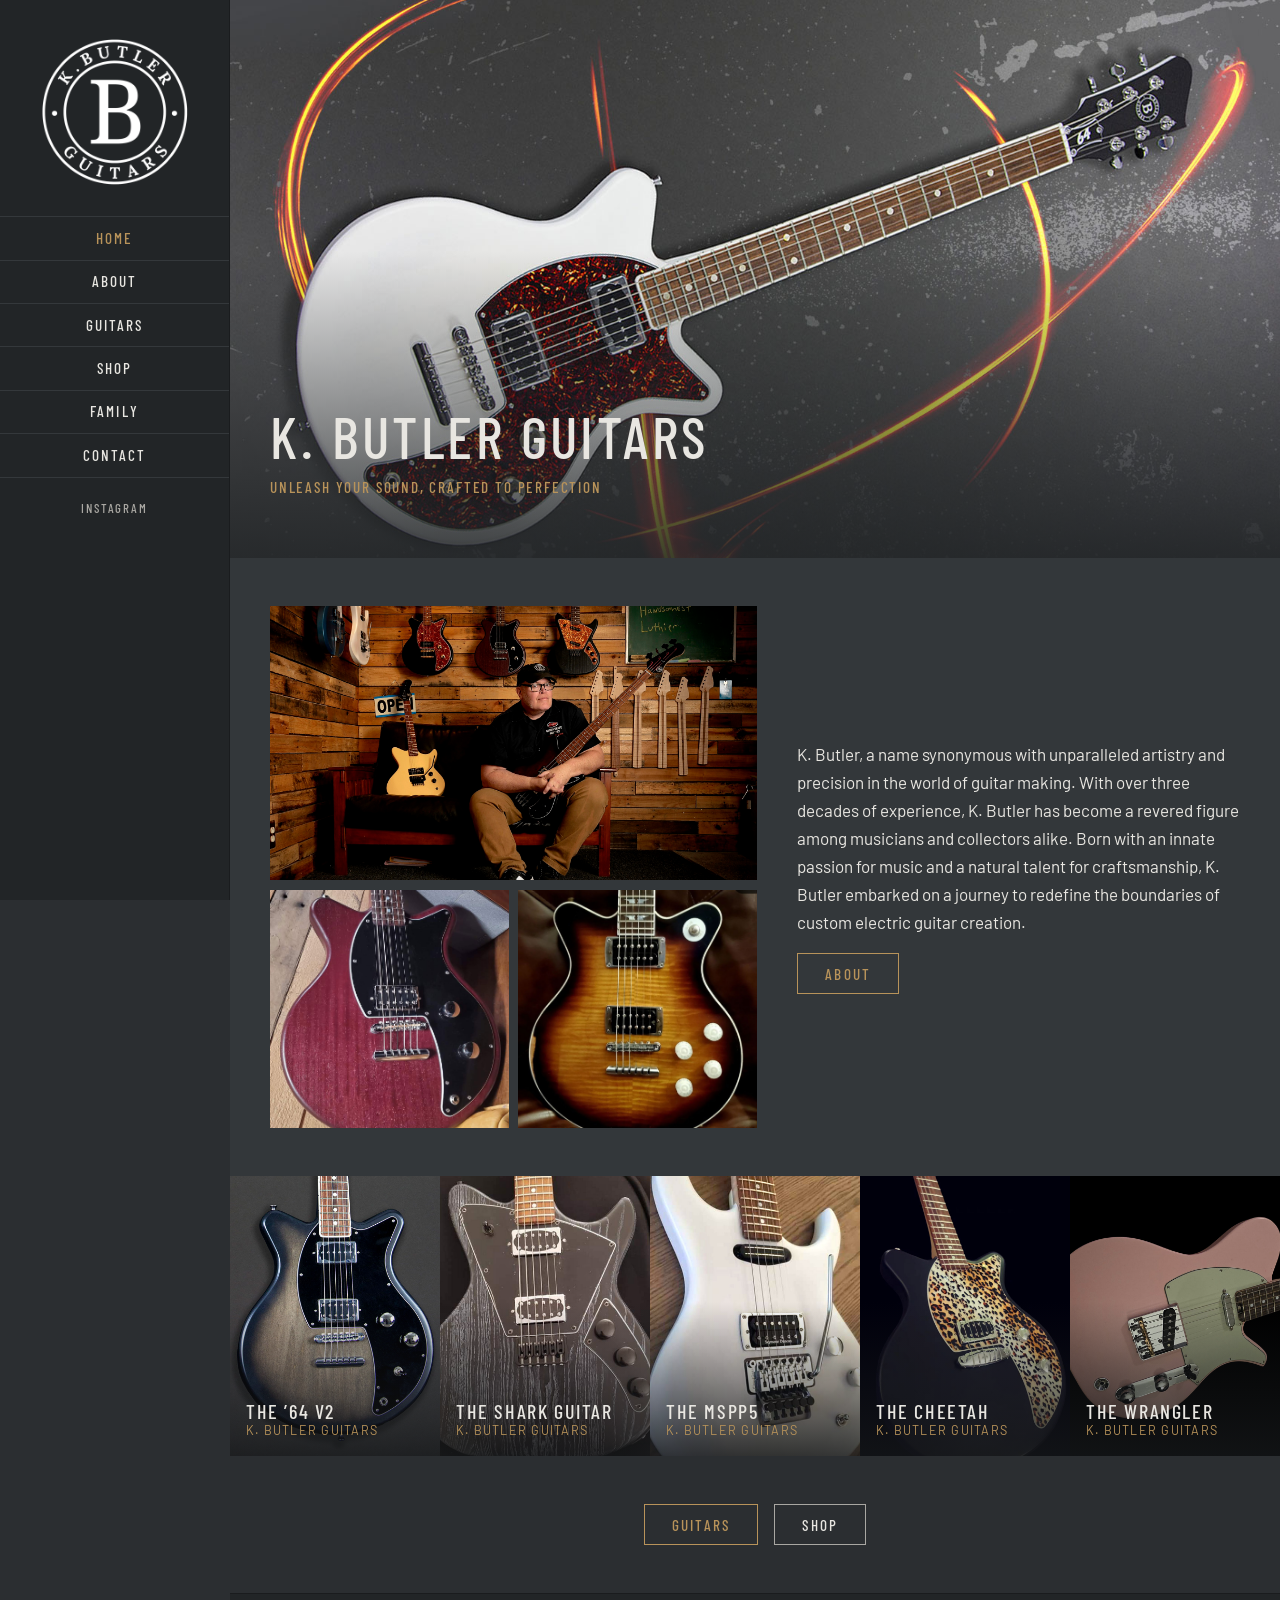
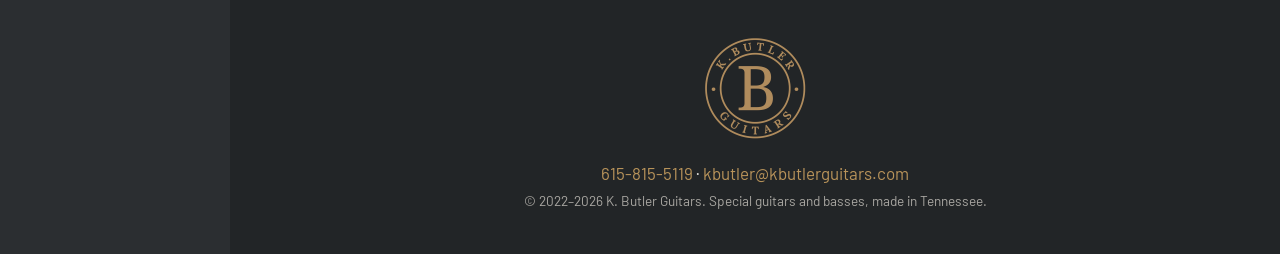
<file: index.html>
<!doctype html>
<html lang="en">
<head>
<meta charset="utf-8">
<meta name="viewport" content="width=device-width, initial-scale=1">
<title>K. Butler Guitars – Special guitars and basses made in Tennessee</title>
<meta name="description" content="K. Butler Guitars: custom electric guitars and basses handmade in Tennessee by a luthier with over three decades of experience.">
<link rel="preconnect" href="https://fonts.googleapis.com">
<link rel="preconnect" href="https://fonts.gstatic.com" crossorigin>
<link href="https://fonts.googleapis.com/css2?family=Barlow+Condensed:wght@400;500;600&family=Barlow:wght@400;500&display=swap" rel="stylesheet">
<link rel="stylesheet" href="css/style.css?v=logo2">
</head>
<body class="home">
<a class="skip" href="#content">Skip to content</a>
<header class="side">
  <a class="logo" href="index.html"><img src="img/k-butler-guitars-logo-white-720.png" alt="K. Butler Guitars" width="360" height="360"></a>
  <button class="menu-toggle" aria-expanded="false" aria-controls="nav">Menu</button>
  <nav id="nav" aria-label="Main"><ul><li><a href="index.html" aria-current="page">Home</a></li><li><a href="about.html">About</a></li><li><a href="guitars.html">Guitars</a></li><li><a href="shop.html">Shop</a></li><li><a href="family.html">Family</a></li><li><a href="contact.html">Contact</a></li></ul>
    <a class="ig" href="https://www.instagram.com/k.butlerguitars" target="_blank" rel="noopener" aria-label="K. Butler Guitars on Instagram">Instagram</a>
  </nav>
</header>
<main id="content">

<section class="hero" style="background-image:url('img/kbutlerguitars-hero-1.jpg')">
  <div class="hero-text">
    <h1>K. Butler Guitars</h1>
    <p class="tag">Unleash your sound, crafted to perfection</p>
  </div>
</section>
<section class="band intro">
  <div class="intro-photos">
    <img src="img/KellyButler-8547.jpg" alt="Kelly Butler in the shop" loading="lazy">
    <img src="img/k-butler-guitars-02.jpg" alt="A K. Butler guitar" loading="lazy">
    <img src="img/k-butler-guitars-01.jpg" alt="A K. Butler guitar" loading="lazy">
  </div>
  <div class="intro-copy"><p>K. Butler, a name synonymous with unparalleled artistry and precision in the world of guitar making. With over three decades of experience, K. Butler has become a revered figure among musicians and collectors alike. Born with an innate passion for music and a natural talent for craftsmanship, K. Butler embarked on a journey to redefine the boundaries of custom electric guitar creation.</p><p><a class="btn" href="about.html">About</a></p></div>
</section>
<section class="tiles" aria-label="Featured guitars"><a class="tile" href="guitars.html#64v2"><img loading="lazy" src="img/k-butler-guitars-09.jpg" alt="The ’64 V2"><span class="tile-name">The ’64 V2</span><span class="tile-sub">K. Butler Guitars</span></a><a class="tile" href="guitars.html#shark"><img loading="lazy" src="img/k-butler-guitars-03.jpg" alt="The Shark Guitar"><span class="tile-name">The Shark Guitar</span><span class="tile-sub">K. Butler Guitars</span></a><a class="tile" href="guitars.html#mspp5"><img loading="lazy" src="img/k-butler-guitars-04.jpg" alt="The MSPP5"><span class="tile-name">The MSPP5</span><span class="tile-sub">K. Butler Guitars</span></a><a class="tile" href="guitars.html#cheetah"><img loading="lazy" src="img/k-butler-guitars-cheetah-02.jpg" alt="The Cheetah"><span class="tile-name">The Cheetah</span><span class="tile-sub">K. Butler Guitars</span></a><a class="tile" href="guitars.html#wrangler"><img loading="lazy" src="img/wrangler-6.jpg" alt="The Wrangler"><span class="tile-name">The Wrangler</span><span class="tile-sub">K. Butler Guitars</span></a></section>
<section class="band cta"><a class="btn" href="guitars.html">Guitars</a> <a class="btn alt" href="shop.html">Shop</a></section>

<footer class="foot">
  <img src="img/k-butler-guitars-logo-bronze-440.png" alt="" class="foot-logo">
  <p><a href="tel:+16158155119">615-815-5119</a> &middot; <a href="mailto:kbutler@kbutlerguitars.com">kbutler@kbutlerguitars.com</a></p>
  <p class="small">&copy; 2022&ndash;2026 K. Butler Guitars. Special guitars and basses, made in Tennessee.</p>
</footer>
</main>
<div class="lightbox" hidden><button class="lb-close" aria-label="Close">&times;</button><img alt=""></div>
<script src="js/site.js"></script>
</body>
</html>
</file>
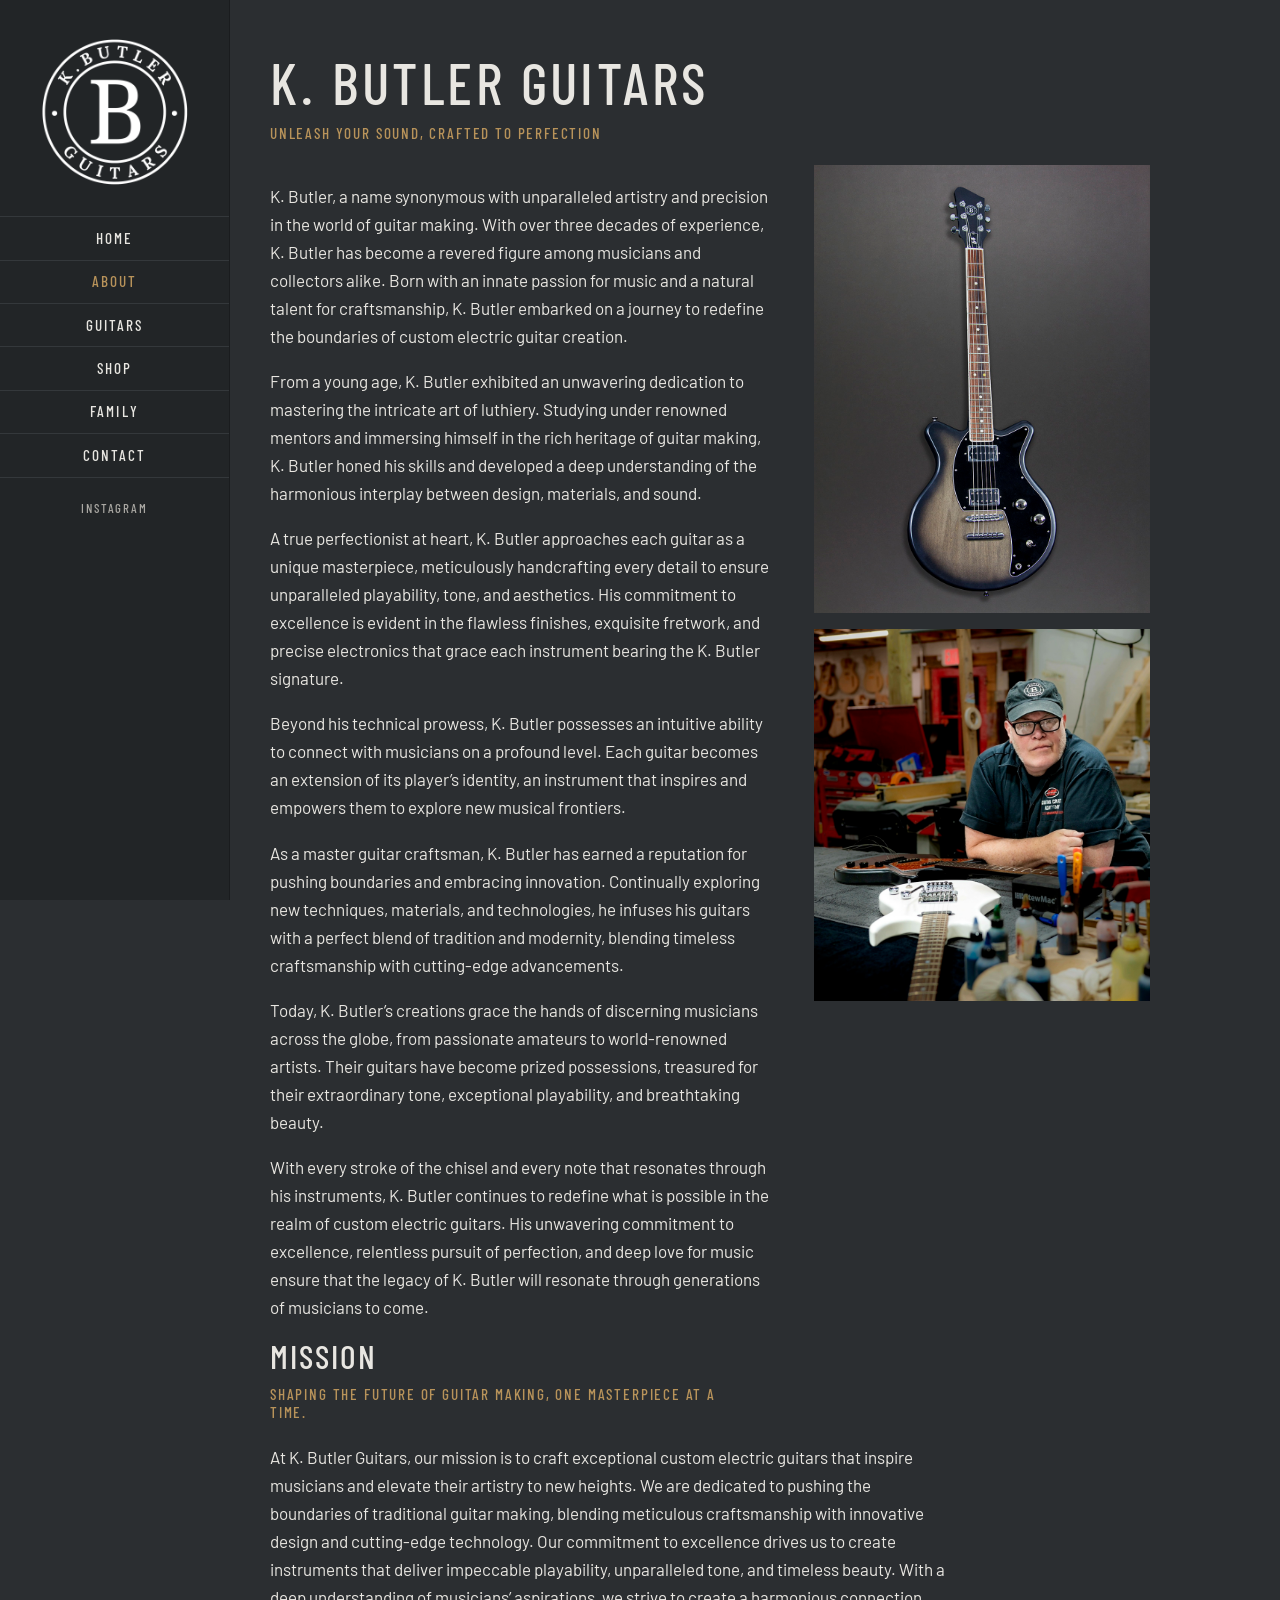
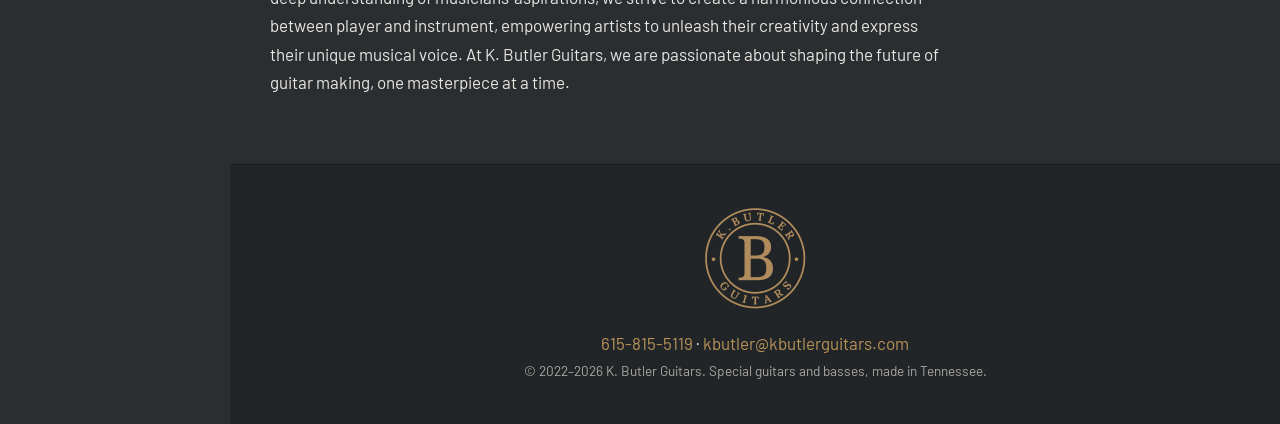
<file: about.html>
<!doctype html>
<html lang="en">
<head>
<meta charset="utf-8">
<meta name="viewport" content="width=device-width, initial-scale=1">
<title>About – K. Butler Guitars</title>
<meta name="description" content="About K. Butler, luthier and maker of custom electric guitars and basses in Tennessee.">
<link rel="preconnect" href="https://fonts.googleapis.com">
<link rel="preconnect" href="https://fonts.gstatic.com" crossorigin>
<link href="https://fonts.googleapis.com/css2?family=Barlow+Condensed:wght@400;500;600&family=Barlow:wght@400;500&display=swap" rel="stylesheet">
<link rel="stylesheet" href="css/style.css?v=logo2">
</head>
<body class="">
<a class="skip" href="#content">Skip to content</a>
<header class="side">
  <a class="logo" href="index.html"><img src="img/k-butler-guitars-logo-white-720.png" alt="K. Butler Guitars" width="360" height="360"></a>
  <button class="menu-toggle" aria-expanded="false" aria-controls="nav">Menu</button>
  <nav id="nav" aria-label="Main"><ul><li><a href="index.html">Home</a></li><li><a href="about.html" aria-current="page">About</a></li><li><a href="guitars.html">Guitars</a></li><li><a href="shop.html">Shop</a></li><li><a href="family.html">Family</a></li><li><a href="contact.html">Contact</a></li></ul>
    <a class="ig" href="https://www.instagram.com/k.butlerguitars" target="_blank" rel="noopener" aria-label="K. Butler Guitars on Instagram">Instagram</a>
  </nav>
</header>
<main id="content">

<article class="prose">
  <h1>K. Butler Guitars</h1>
  <p class="tag">Unleash your sound, crafted to perfection</p>
  <div class="two-col">
    <div><p>K. Butler, a name synonymous with unparalleled artistry and precision in the world of guitar making. With over three decades of experience, K. Butler has become a revered figure among musicians and collectors alike. Born with an innate passion for music and a natural talent for craftsmanship, K. Butler embarked on a journey to redefine the boundaries of custom electric guitar creation.</p><p>From a young age, K. Butler exhibited an unwavering dedication to mastering the intricate art of luthiery. Studying under renowned mentors and immersing himself in the rich heritage of guitar making, K. Butler honed his skills and developed a deep understanding of the harmonious interplay between design, materials, and sound.</p><p>A true perfectionist at heart, K. Butler approaches each guitar as a unique masterpiece, meticulously handcrafting every detail to ensure unparalleled playability, tone, and aesthetics. His commitment to excellence is evident in the flawless finishes, exquisite fretwork, and precise electronics that grace each instrument bearing the K. Butler signature.</p><p>Beyond his technical prowess, K. Butler possesses an intuitive ability to connect with musicians on a profound level. Each guitar becomes an extension of its player’s identity, an instrument that inspires and empowers them to explore new musical frontiers.</p><p>As a master guitar craftsman, K. Butler has earned a reputation for pushing boundaries and embracing innovation. Continually exploring new techniques, materials, and technologies, he infuses his guitars with a perfect blend of tradition and modernity, blending timeless craftsmanship with cutting-edge advancements.</p><p>Today, K. Butler’s creations grace the hands of discerning musicians across the globe, from passionate amateurs to world-renowned artists. Their guitars have become prized possessions, treasured for their extraordinary tone, exceptional playability, and breathtaking beauty.</p><p>With every stroke of the chisel and every note that resonates through his instruments, K. Butler continues to redefine what is possible in the realm of custom electric guitars. His unwavering commitment to excellence, relentless pursuit of perfection, and deep love for music ensure that the legacy of K. Butler will resonate through generations of musicians to come.</p></div>
    <div class="side-photos">
      <img src="img/k-butler-guitars-4-Final-Web.jpg" alt="K. Butler Guitars – The ’64 V2" loading="lazy">
      <img src="img/KellyButler-8595.jpg" alt="Kelly Butler" loading="lazy">
    </div>
  </div>
  <h2>Mission</h2>
  <p class="tag">Shaping the future of guitar making, one masterpiece at a time.</p>
  <p>At K. Butler Guitars, our mission is to craft exceptional custom electric guitars that inspire musicians and elevate their artistry to new heights. We are dedicated to pushing the boundaries of traditional guitar making, blending meticulous craftsmanship with innovative design and cutting-edge technology. Our commitment to excellence drives us to create instruments that deliver impeccable playability, unparalleled tone, and timeless beauty. With a deep understanding of musicians’ aspirations, we strive to create a harmonious connection between player and instrument, empowering artists to unleash their creativity and express their unique musical voice. At K. Butler Guitars, we are passionate about shaping the future of guitar making, one masterpiece at a time.</p>
</article>

<footer class="foot">
  <img src="img/k-butler-guitars-logo-bronze-440.png" alt="" class="foot-logo">
  <p><a href="tel:+16158155119">615-815-5119</a> &middot; <a href="mailto:kbutler@kbutlerguitars.com">kbutler@kbutlerguitars.com</a></p>
  <p class="small">&copy; 2022&ndash;2026 K. Butler Guitars. Special guitars and basses, made in Tennessee.</p>
</footer>
</main>
<div class="lightbox" hidden><button class="lb-close" aria-label="Close">&times;</button><img alt=""></div>
<script src="js/site.js"></script>
</body>
</html>
</file>
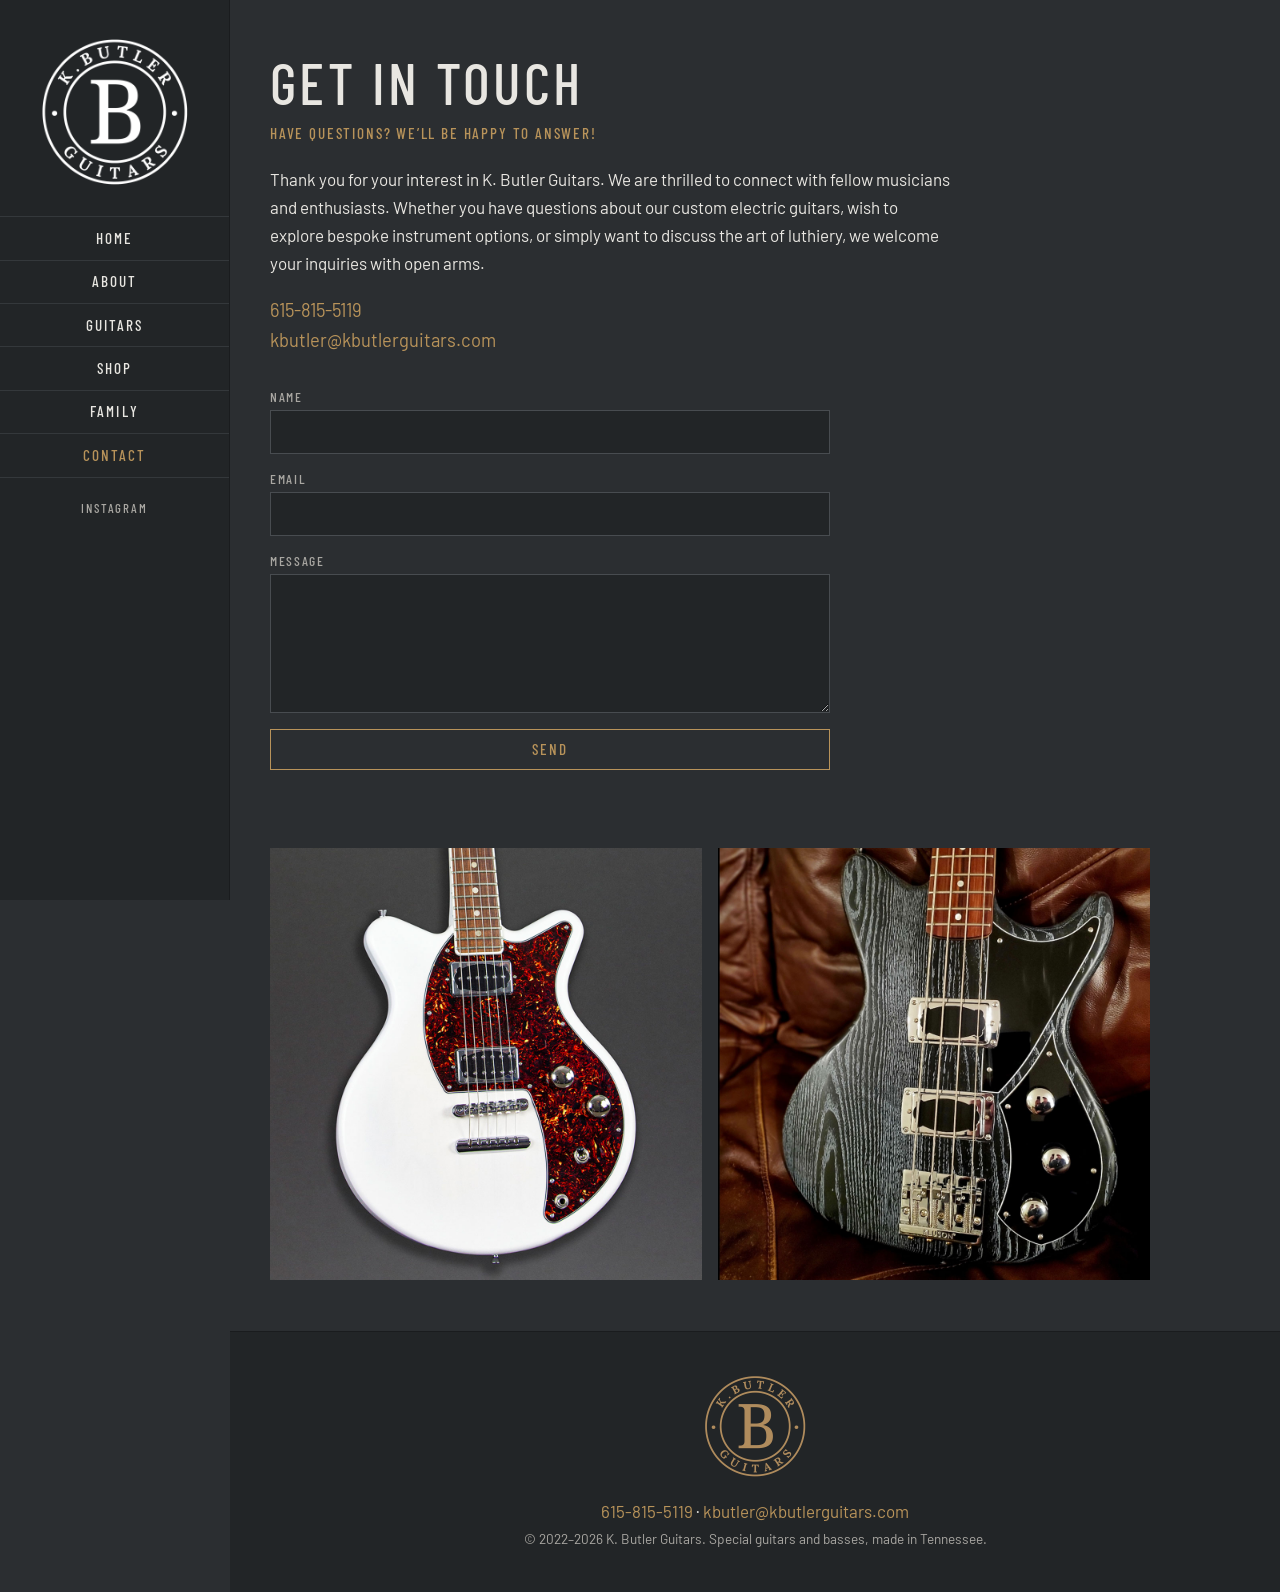
<file: contact.html>
<!doctype html>
<html lang="en">
<head>
<meta charset="utf-8">
<meta name="viewport" content="width=device-width, initial-scale=1">
<title>Contact – K. Butler Guitars</title>
<meta name="description" content="Contact K. Butler Guitars about custom electric guitars and basses.">
<link rel="preconnect" href="https://fonts.googleapis.com">
<link rel="preconnect" href="https://fonts.gstatic.com" crossorigin>
<link href="https://fonts.googleapis.com/css2?family=Barlow+Condensed:wght@400;500;600&family=Barlow:wght@400;500&display=swap" rel="stylesheet">
<link rel="stylesheet" href="css/style.css?v=logo2">
</head>
<body class="">
<a class="skip" href="#content">Skip to content</a>
<header class="side">
  <a class="logo" href="index.html"><img src="img/k-butler-guitars-logo-white-720.png" alt="K. Butler Guitars" width="360" height="360"></a>
  <button class="menu-toggle" aria-expanded="false" aria-controls="nav">Menu</button>
  <nav id="nav" aria-label="Main"><ul><li><a href="index.html">Home</a></li><li><a href="about.html">About</a></li><li><a href="guitars.html">Guitars</a></li><li><a href="shop.html">Shop</a></li><li><a href="family.html">Family</a></li><li><a href="contact.html" aria-current="page">Contact</a></li></ul>
    <a class="ig" href="https://www.instagram.com/k.butlerguitars" target="_blank" rel="noopener" aria-label="K. Butler Guitars on Instagram">Instagram</a>
  </nav>
</header>
<main id="content">

<article class="prose">
  <h1>Get in touch</h1>
  <p class="tag">Have questions? We’ll be happy to answer!</p>
  <p>Thank you for your interest in K. Butler Guitars. We are thrilled to connect with fellow musicians and enthusiasts. Whether you have questions about our custom electric guitars, wish to explore bespoke instrument options, or simply want to discuss the art of luthiery, we welcome your inquiries with open arms.</p>
  <p class="contact-lines"><a href="tel:+16158155119">615-815-5119</a><br><a href="mailto:kbutler@kbutlerguitars.com">kbutler@kbutlerguitars.com</a></p>
  <form id="contact-form" class="form" action="https://api.web3forms.com/submit" method="POST">
    <input type="hidden" name="access_key" value="912befac-b5f5-4486-b030-b5361d0c4362">
    <input type="hidden" name="subject" value="New message from the K. Butler Guitars website">
    <input type="hidden" name="from_name" value="K. Butler Guitars website">
    <input type="checkbox" name="botcheck" class="hp" tabindex="-1" autocomplete="off" aria-hidden="true">
    <label>Name<input name="name" required autocomplete="name"></label>
    <label>Email<input type="email" name="email" required autocomplete="email"></label>
    <label>Message<textarea name="message" rows="6" required></textarea></label>
    <button class="btn" type="submit">Send</button>
    <p class="form-status" role="status" aria-live="polite"></p>
  </form>
  <div class="side-photos row"><img src="img/k-butler-guitars-11.jpg" alt="The ’64 V2" loading="lazy"><img src="img/k-butler-guitars-15.jpg" alt="Shark Bass" loading="lazy"></div>
</article>

<footer class="foot">
  <img src="img/k-butler-guitars-logo-bronze-440.png" alt="" class="foot-logo">
  <p><a href="tel:+16158155119">615-815-5119</a> &middot; <a href="mailto:kbutler@kbutlerguitars.com">kbutler@kbutlerguitars.com</a></p>
  <p class="small">&copy; 2022&ndash;2026 K. Butler Guitars. Special guitars and basses, made in Tennessee.</p>
</footer>
</main>
<div class="lightbox" hidden><button class="lb-close" aria-label="Close">&times;</button><img alt=""></div>
<script src="js/site.js"></script>
</body>
</html>
</file>
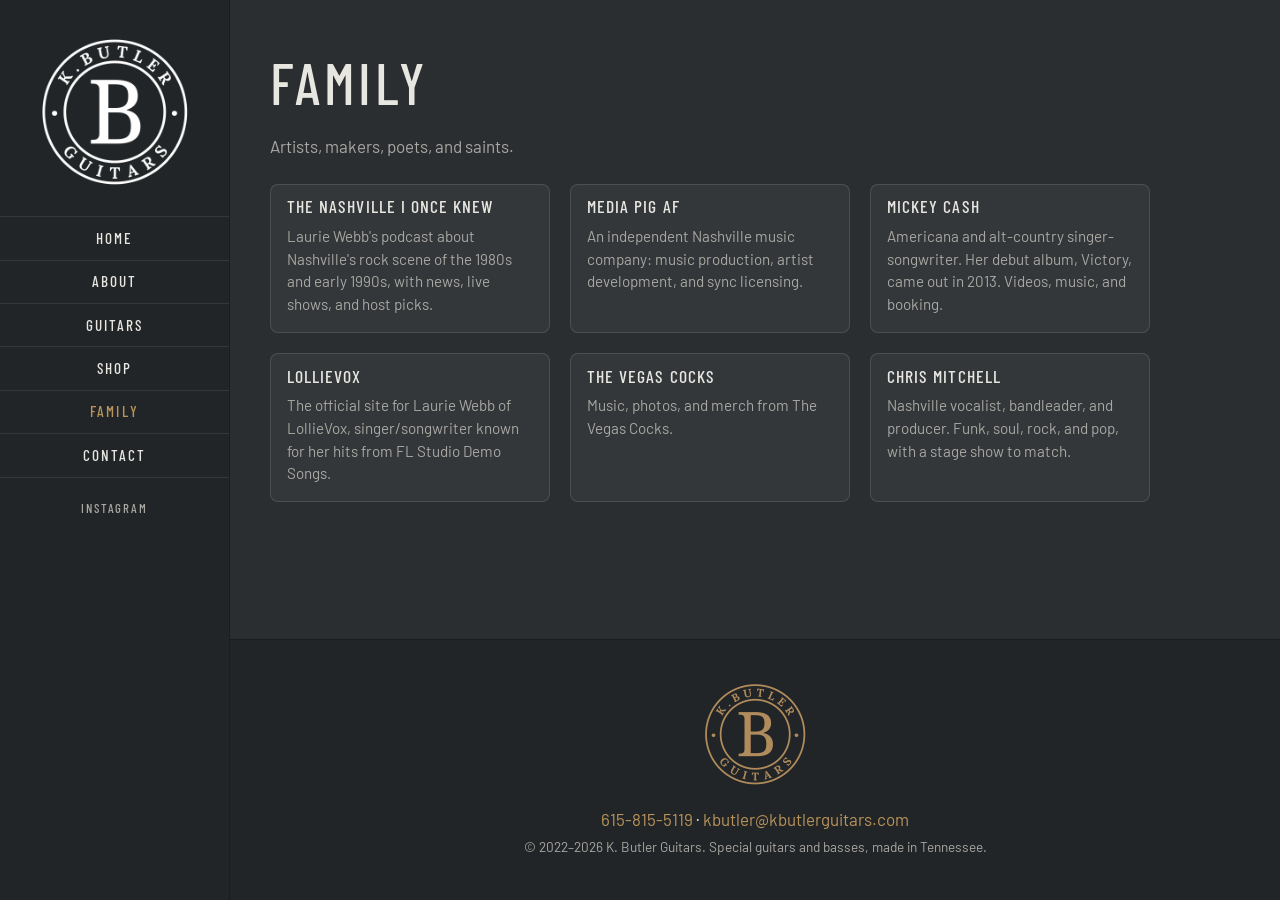
<file: family.html>
<!doctype html>
<html lang="en">
<head>
<meta charset="utf-8">
<meta name="viewport" content="width=device-width, initial-scale=1">
<title>Family – K. Butler Guitars</title>
<meta name="description" content="The artists and makers K. Butler Guitars shares a family with.">
<link rel="preconnect" href="https://fonts.googleapis.com">
<link rel="preconnect" href="https://fonts.gstatic.com" crossorigin>
<link href="https://fonts.googleapis.com/css2?family=Barlow+Condensed:wght@400;500;600&family=Barlow:wght@400;500&display=swap" rel="stylesheet">
<link rel="stylesheet" href="css/style.css?v=logo2">
</head>
<body class="">
<a class="skip" href="#content">Skip to content</a>
<header class="side">
  <a class="logo" href="index.html"><img src="img/k-butler-guitars-logo-white-720.png" alt="K. Butler Guitars" width="360" height="360"></a>
  <button class="menu-toggle" aria-expanded="false" aria-controls="nav">Menu</button>
  <nav id="nav" aria-label="Main"><ul><li><a href="index.html">Home</a></li><li><a href="about.html">About</a></li><li><a href="guitars.html">Guitars</a></li><li><a href="shop.html">Shop</a></li><li><a href="family.html" aria-current="page">Family</a></li><li><a href="contact.html">Contact</a></li></ul>
    <a class="ig" href="https://www.instagram.com/k.butlerguitars" target="_blank" rel="noopener" aria-label="K. Butler Guitars on Instagram">Instagram</a>
  </nav>
</header>
<main id="content">
<article class="prose">
  <h1>Family</h1>
  <p class="lede">Artists, makers, poets, and saints.</p>
  <div class="fam-grid"><article class="fam-card"><a class="fam-pic" href="https://woods93.github.io/niok/" rel="noopener"><img src="https://yt3.googleusercontent.com/Jtw1y0iBRC5QylOyydC-MrKEry-a9yKyZxMT-O71DsmyoTzSlqjVf0OYmpDivaOnBOdh758Baw=w1707-fcrop64=1,00005a57ffffa5a8-k-c0xffffffff-no-nd-rj" alt="The Nashville I Once Knew" loading="lazy" referrerpolicy="no-referrer" onerror="this.parentNode.remove()"></a><h3><a href="https://woods93.github.io/niok/" rel="noopener">The Nashville I Once Knew</a></h3><p>Laurie Webb&#x27;s podcast about Nashville&#x27;s rock scene of the 1980s and early 1990s, with news, live shows, and host picks.</p></article><article class="fam-card"><a class="fam-pic" href="https://woods93.github.io/mediapigaf/" rel="noopener"><img src="https://woods93.github.io/mediapigaf/img/logo.png" alt="Media Pig AF" loading="lazy" referrerpolicy="no-referrer" onerror="this.parentNode.remove()"></a><h3><a href="https://woods93.github.io/mediapigaf/" rel="noopener">Media Pig AF</a></h3><p>An independent Nashville music company: music production, artist development, and sync licensing.</p></article><article class="fam-card"><a class="fam-pic" href="https://mickeycash.com/" rel="noopener"><img src="https://mickeycash.com/assets/images/victory-cover.jpg" alt="Mickey Cash" loading="lazy" referrerpolicy="no-referrer" onerror="this.parentNode.remove()"></a><h3><a href="https://mickeycash.com/" rel="noopener">Mickey Cash</a></h3><p>Americana and alt-country singer-songwriter. Her debut album, Victory, came out in 2013. Videos, music, and booking.</p></article><article class="fam-card"><a class="fam-pic" href="https://woods93.github.io/lollievox/" rel="noopener"><img src="https://woods93.github.io/lollievox/img/Lollievox-cover-web.jpg" alt="LollieVox" loading="lazy" referrerpolicy="no-referrer" onerror="this.parentNode.remove()"></a><h3><a href="https://woods93.github.io/lollievox/" rel="noopener">LollieVox</a></h3><p>The official site for Laurie Webb of LollieVox, singer/songwriter known for her hits from FL Studio Demo Songs.</p></article><article class="fam-card"><a class="fam-pic" href="https://woods93.github.io/vegascocks/" rel="noopener"><img src="https://woods93.github.io/vegascocks/img/livej.jpg" alt="The Vegas Cocks" loading="lazy" referrerpolicy="no-referrer" onerror="this.parentNode.remove()"></a><h3><a href="https://woods93.github.io/vegascocks/" rel="noopener">The Vegas Cocks</a></h3><p>Music, photos, and merch from The Vegas Cocks.</p></article><article class="fam-card"><a class="fam-pic" href="https://woods93.github.io/chrismitchell/" rel="noopener"><img src="https://theniok.com/assets/family-chris-mitchell.jpg" alt="Chris Mitchell" loading="lazy" referrerpolicy="no-referrer" onerror="this.parentNode.remove()"></a><h3><a href="https://woods93.github.io/chrismitchell/" rel="noopener">Chris Mitchell</a></h3><p>Nashville vocalist, bandleader, and producer. Funk, soul, rock, and pop, with a stage show to match.</p></article></div>
</article>
<footer class="foot">
  <img src="img/k-butler-guitars-logo-bronze-440.png" alt="" class="foot-logo">
  <p><a href="tel:+16158155119">615-815-5119</a> &middot; <a href="mailto:kbutler@kbutlerguitars.com">kbutler@kbutlerguitars.com</a></p>
  <p class="small">&copy; 2022&ndash;2026 K. Butler Guitars. Special guitars and basses, made in Tennessee.</p>
</footer>
</main>
<div class="lightbox" hidden><button class="lb-close" aria-label="Close">&times;</button><img alt=""></div>
<script src="js/site.js"></script>
</body>
</html>
</file>
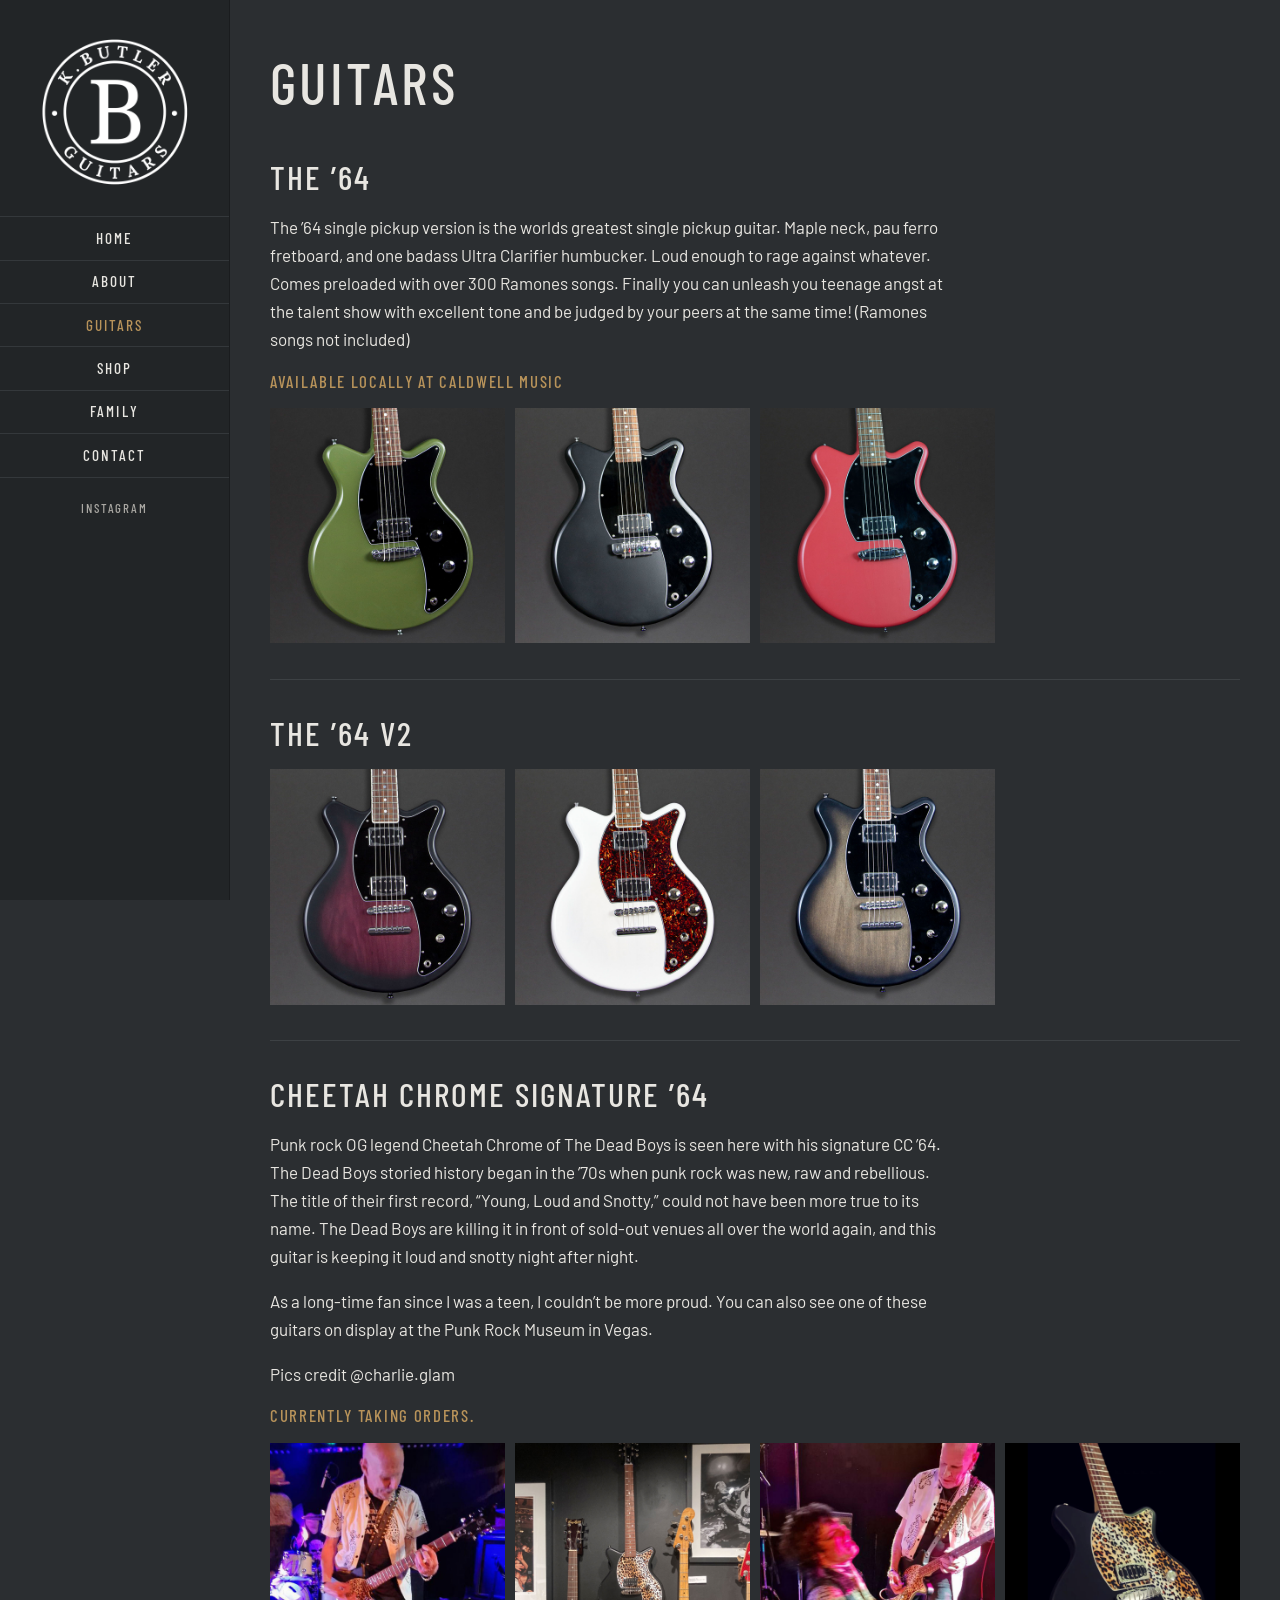
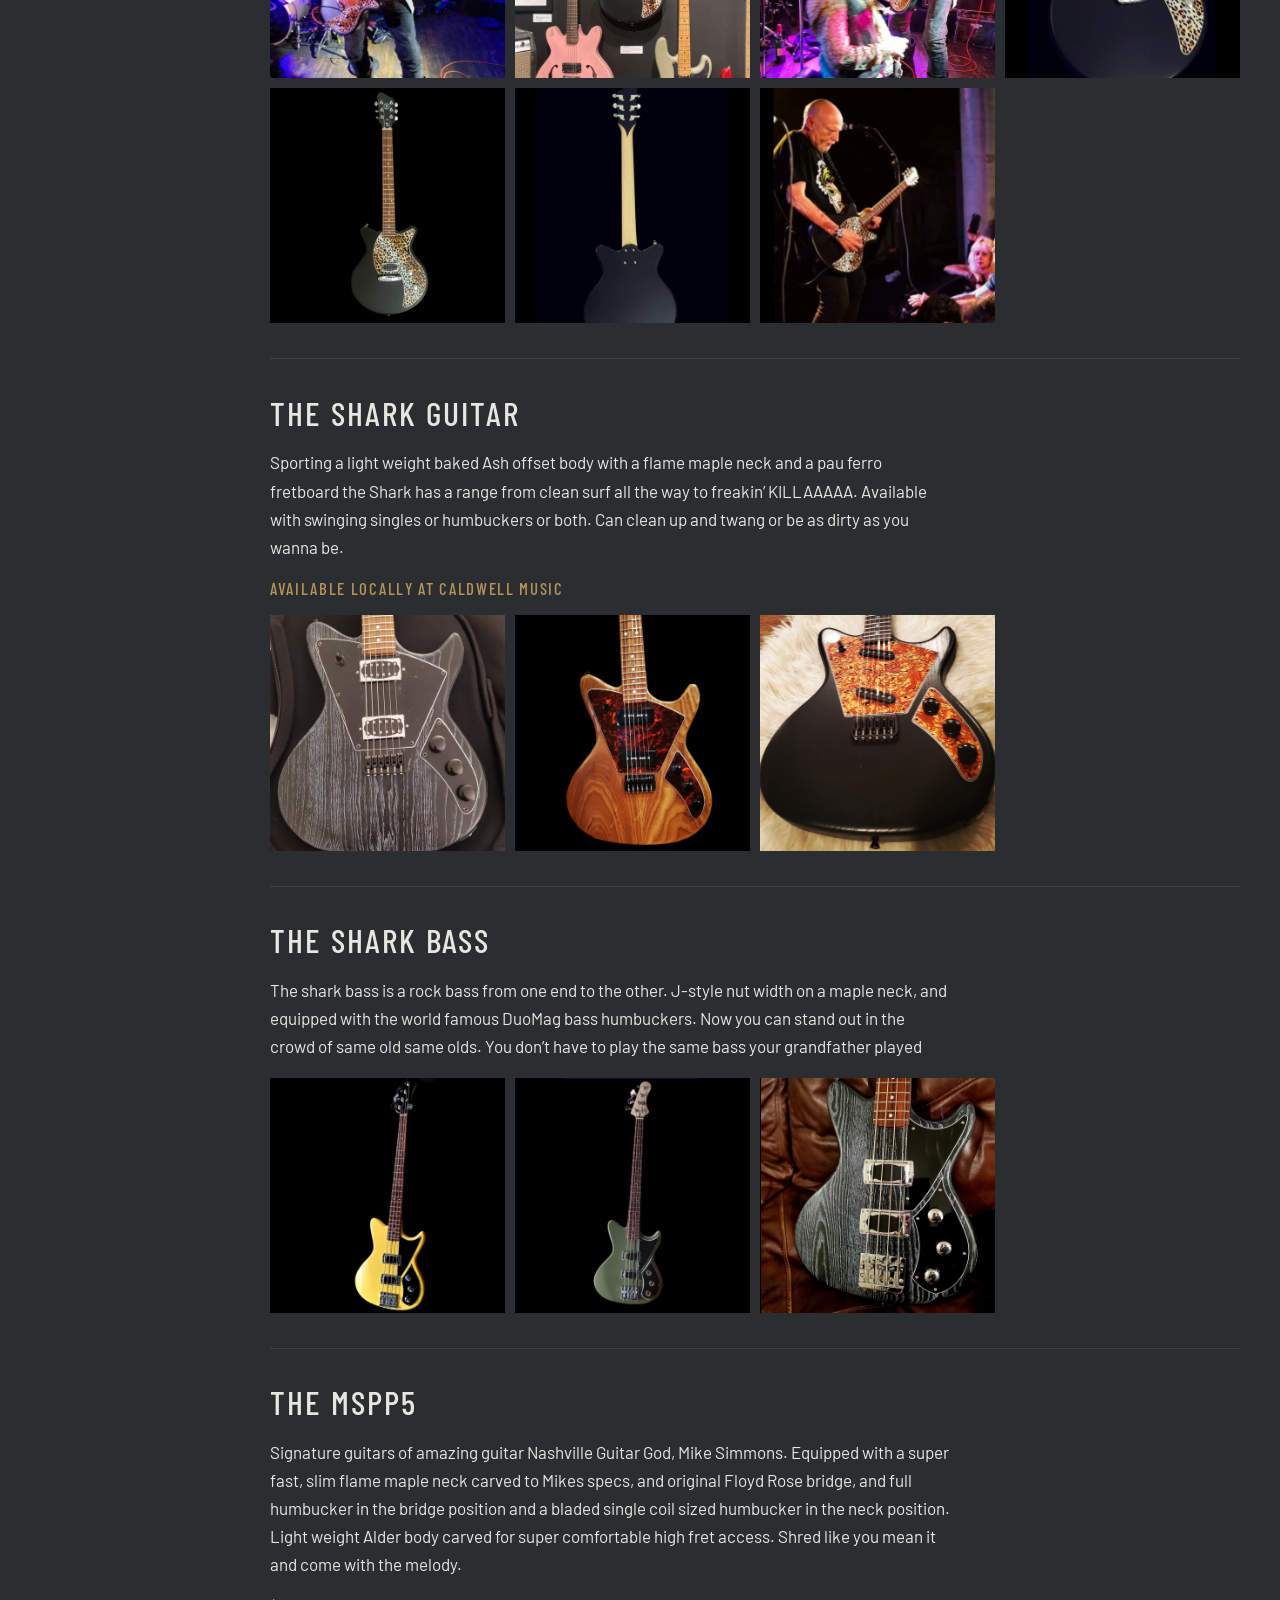
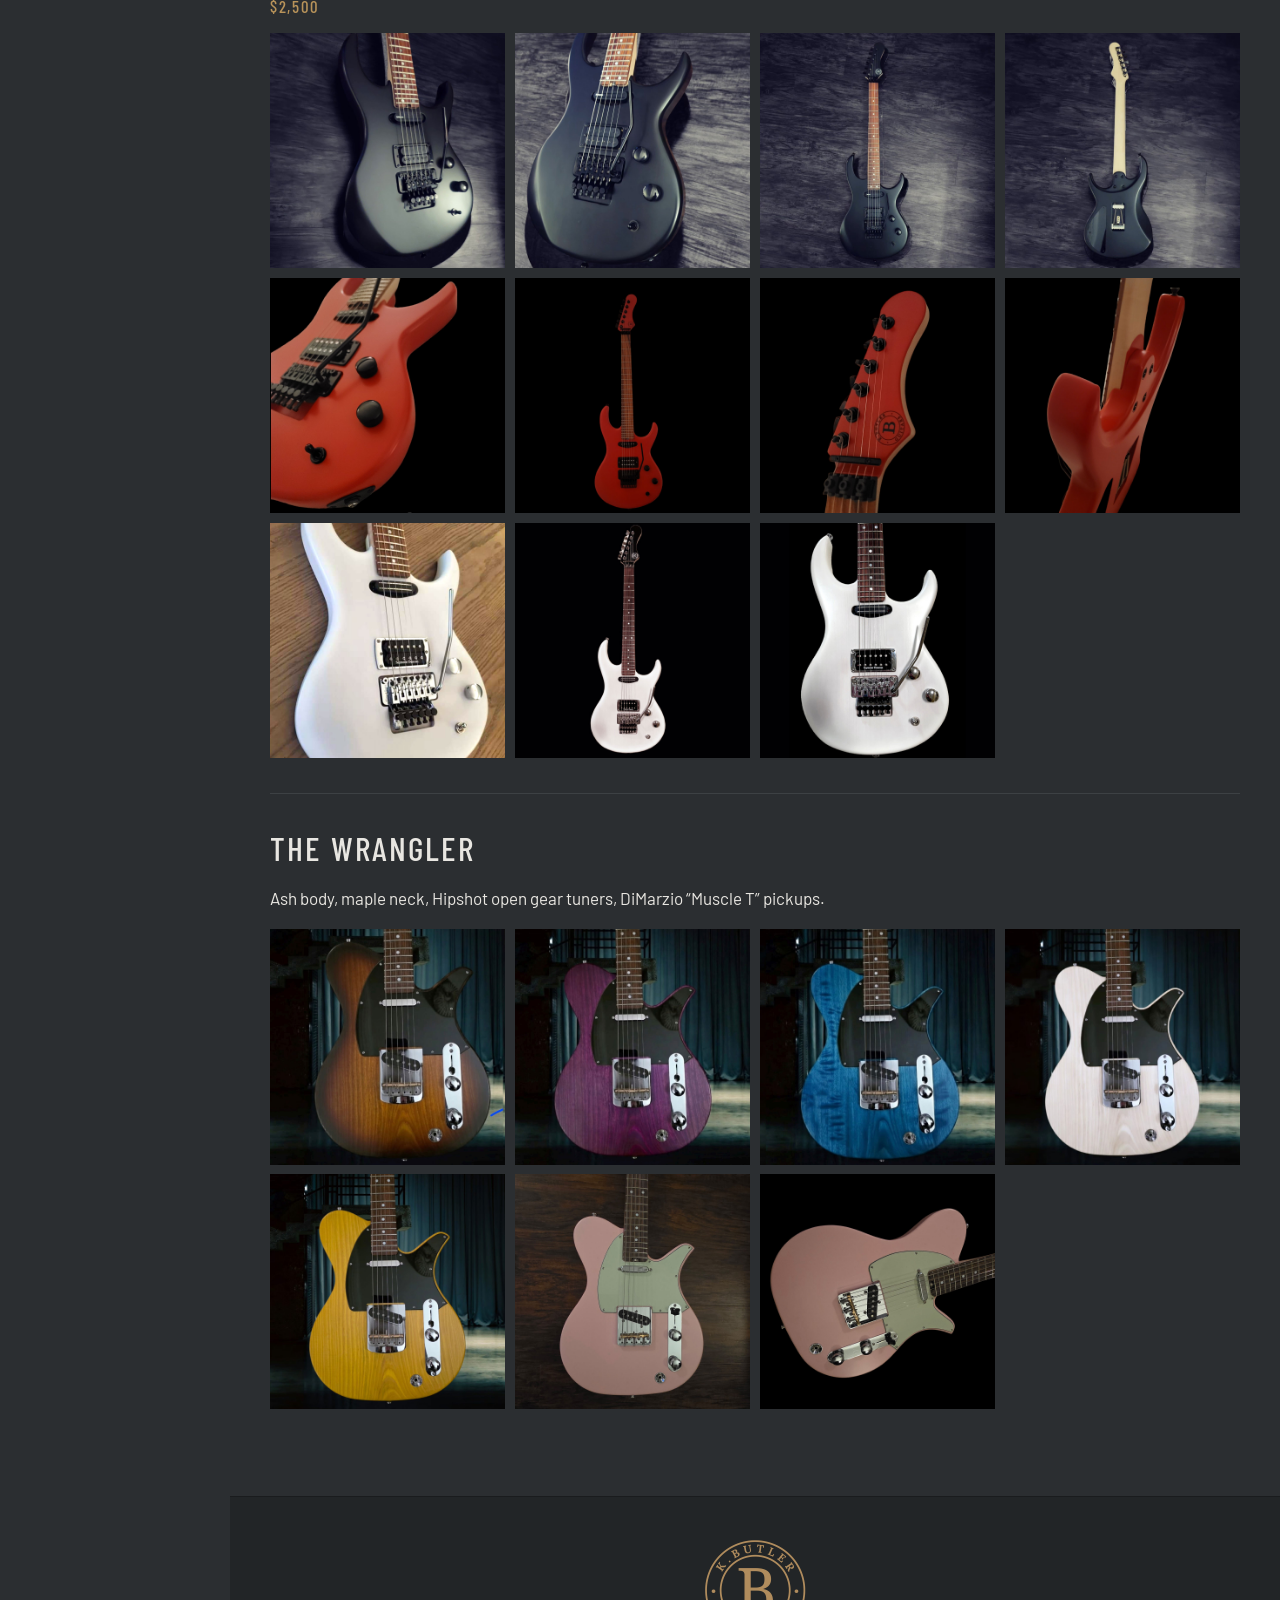
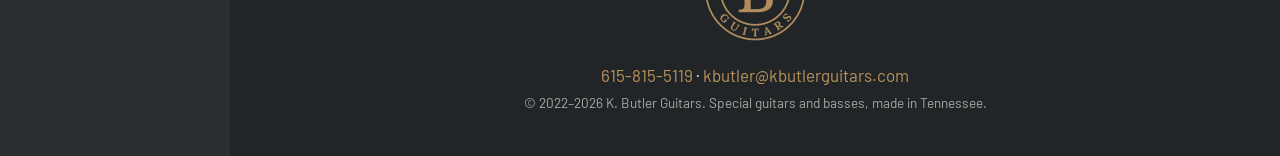
<file: guitars.html>
<!doctype html>
<html lang="en">
<head>
<meta charset="utf-8">
<meta name="viewport" content="width=device-width, initial-scale=1">
<title>Guitars – K. Butler Guitars</title>
<meta name="description" content="The ’64, ’64 V2, Cheetah Chrome Signature, Shark Guitar, Shark Bass, MSPP5 and Wrangler – handmade by K. Butler Guitars.">
<link rel="preconnect" href="https://fonts.googleapis.com">
<link rel="preconnect" href="https://fonts.gstatic.com" crossorigin>
<link href="https://fonts.googleapis.com/css2?family=Barlow+Condensed:wght@400;500;600&family=Barlow:wght@400;500&display=swap" rel="stylesheet">
<link rel="stylesheet" href="css/style.css?v=logo2">
</head>
<body class="">
<a class="skip" href="#content">Skip to content</a>
<header class="side">
  <a class="logo" href="index.html"><img src="img/k-butler-guitars-logo-white-720.png" alt="K. Butler Guitars" width="360" height="360"></a>
  <button class="menu-toggle" aria-expanded="false" aria-controls="nav">Menu</button>
  <nav id="nav" aria-label="Main"><ul><li><a href="index.html">Home</a></li><li><a href="about.html">About</a></li><li><a href="guitars.html" aria-current="page">Guitars</a></li><li><a href="shop.html">Shop</a></li><li><a href="family.html">Family</a></li><li><a href="contact.html">Contact</a></li></ul>
    <a class="ig" href="https://www.instagram.com/k.butlerguitars" target="_blank" rel="noopener" aria-label="K. Butler Guitars on Instagram">Instagram</a>
  </nav>
</header>
<main id="content">
<article class="prose wide"><h1>Guitars</h1>
<section class="guitar" id="64"><h2>The ’64</h2><p>The ’64 single pickup version is the worlds greatest single pickup guitar. Maple neck, pau ferro fretboard, and one badass Ultra Clarifier humbucker. Loud enough to rage against whatever. Comes preloaded with over 300 Ramones songs. Finally you can unleash you teenage angst at the talent show with excellent tone and be judged by your peers at the same time! (Ramones songs not included)</p><p class="status">Available locally at Caldwell Music</p><div class="gallery"><button class="shot" data-full="img/k-butler-guitars-06.jpg" aria-label="View larger: The ’64"><img loading="lazy" src="img/k-butler-guitars-06.jpg" alt="The ’64 – K. Butler Guitars"></button><button class="shot" data-full="img/k-butler-guitars-08.jpg" aria-label="View larger: The ’64"><img loading="lazy" src="img/k-butler-guitars-08.jpg" alt="The ’64 – K. Butler Guitars"></button><button class="shot" data-full="img/k-butler-guitars-07.jpg" aria-label="View larger: The ’64"><img loading="lazy" src="img/k-butler-guitars-07.jpg" alt="The ’64 – K. Butler Guitars"></button></div></section>
<section class="guitar" id="64v2"><h2>The ’64 V2</h2><div class="gallery"><button class="shot" data-full="img/k-butler-guitars-10.jpg" aria-label="View larger: The ’64 V2"><img loading="lazy" src="img/k-butler-guitars-10.jpg" alt="The ’64 V2 – K. Butler Guitars"></button><button class="shot" data-full="img/k-butler-guitars-11.jpg" aria-label="View larger: The ’64 V2"><img loading="lazy" src="img/k-butler-guitars-11.jpg" alt="The ’64 V2 – K. Butler Guitars"></button><button class="shot" data-full="img/k-butler-guitars-09.jpg" aria-label="View larger: The ’64 V2"><img loading="lazy" src="img/k-butler-guitars-09.jpg" alt="The ’64 V2 – K. Butler Guitars"></button></div></section>
<section class="guitar" id="cheetah"><h2>Cheetah Chrome Signature ’64</h2><p>Punk rock OG legend Cheetah Chrome of The Dead Boys is seen here with his signature CC ’64. The Dead Boys storied history began in the ’70s when punk rock was new, raw and rebellious. The title of their first record, “Young, Loud and Snotty,” could not have been more true to its name. The Dead Boys are killing it in front of sold-out venues all over the world again, and this guitar is keeping it loud and snotty night after night.</p><p>As a long-time fan since I was a teen, I couldn’t be more proud. You can also see one of these guitars on display at the Punk Rock Museum in Vegas.</p><p>Pics credit @charlie.glam</p><p class="status">Currently taking orders.</p><div class="gallery"><button class="shot" data-full="img/k-butler-guitars-cheetah-06.jpg" aria-label="View larger: Cheetah Chrome Signature ’64"><img loading="lazy" src="img/k-butler-guitars-cheetah-06.jpg" alt="Cheetah Chrome Signature ’64 – K. Butler Guitars"></button><button class="shot" data-full="img/k-butler-guitars-cheetah-04.jpg" aria-label="View larger: Cheetah Chrome Signature ’64"><img loading="lazy" src="img/k-butler-guitars-cheetah-04.jpg" alt="Cheetah Chrome Signature ’64 – K. Butler Guitars"></button><button class="shot" data-full="img/k-butler-guitars-cheetah-07.jpg" aria-label="View larger: Cheetah Chrome Signature ’64"><img loading="lazy" src="img/k-butler-guitars-cheetah-07.jpg" alt="Cheetah Chrome Signature ’64 – K. Butler Guitars"></button><button class="shot" data-full="img/k-butler-guitars-cheetah-02.jpg" aria-label="View larger: Cheetah Chrome Signature ’64"><img loading="lazy" src="img/k-butler-guitars-cheetah-02.jpg" alt="Cheetah Chrome Signature ’64 – K. Butler Guitars"></button><button class="shot" data-full="img/k-butler-guitars-cheetah-01.jpg" aria-label="View larger: Cheetah Chrome Signature ’64"><img loading="lazy" src="img/k-butler-guitars-cheetah-01.jpg" alt="Cheetah Chrome Signature ’64 – K. Butler Guitars"></button><button class="shot" data-full="img/k-butler-guitars-cheetah-03.jpg" aria-label="View larger: Cheetah Chrome Signature ’64"><img loading="lazy" src="img/k-butler-guitars-cheetah-03.jpg" alt="Cheetah Chrome Signature ’64 – K. Butler Guitars"></button><button class="shot" data-full="img/k-butler-guitars-cheetah-05.jpg" aria-label="View larger: Cheetah Chrome Signature ’64"><img loading="lazy" src="img/k-butler-guitars-cheetah-05.jpg" alt="Cheetah Chrome Signature ’64 – K. Butler Guitars"></button></div></section>
<section class="guitar" id="shark"><h2>The Shark Guitar</h2><p>Sporting a light weight baked Ash offset body with a flame maple neck and a pau ferro fretboard the Shark has a range from clean surf all the way to freakin’ KILLAAAAA. Available with swinging singles or humbuckers or both. Can clean up and twang or be as dirty as you wanna be.</p><p class="status">Available locally at Caldwell Music</p><div class="gallery"><button class="shot" data-full="img/k-butler-guitars-03.jpg" aria-label="View larger: The Shark Guitar"><img loading="lazy" src="img/k-butler-guitars-03.jpg" alt="The Shark Guitar – K. Butler Guitars"></button><button class="shot" data-full="img/k-butler-guitars-14.jpg" aria-label="View larger: The Shark Guitar"><img loading="lazy" src="img/k-butler-guitars-14.jpg" alt="The Shark Guitar – K. Butler Guitars"></button><button class="shot" data-full="img/k-butler-guitars-05.jpg" aria-label="View larger: The Shark Guitar"><img loading="lazy" src="img/k-butler-guitars-05.jpg" alt="The Shark Guitar – K. Butler Guitars"></button></div></section>
<section class="guitar" id="sharkbass"><h2>The Shark Bass</h2><p>The shark bass is a rock bass from one end to the other. J-style nut width on a maple neck, and equipped with the world famous DuoMag bass humbuckers. Now you can stand out in the crowd of same old same olds. You don’t have to play the same bass your grandfather played</p><div class="gallery"><button class="shot" data-full="img/k-butler-guitars-13.jpg" aria-label="View larger: The Shark Bass"><img loading="lazy" src="img/k-butler-guitars-13.jpg" alt="The Shark Bass – K. Butler Guitars"></button><button class="shot" data-full="img/k-butler-guitars-12.jpg" aria-label="View larger: The Shark Bass"><img loading="lazy" src="img/k-butler-guitars-12.jpg" alt="The Shark Bass – K. Butler Guitars"></button><button class="shot" data-full="img/k-butler-guitars-15.jpg" aria-label="View larger: The Shark Bass"><img loading="lazy" src="img/k-butler-guitars-15.jpg" alt="The Shark Bass – K. Butler Guitars"></button></div></section>
<section class="guitar" id="mspp5"><h2>The MSPP5</h2><p>Signature guitars of amazing guitar Nashville Guitar God, Mike Simmons. Equipped with a super fast, slim flame maple neck carved to Mikes specs, and original Floyd Rose bridge, and full humbucker in the bridge position and a bladed single coil sized humbucker in the neck position. Light weight Alder body carved for super comfortable high fret access. Shred like you mean it and come with the melody.</p><p class="status">$2,500</p><div class="gallery"><button class="shot" data-full="img/MSPP5-04.jpg" aria-label="View larger: The MSPP5"><img loading="lazy" src="img/MSPP5-04.jpg" alt="The MSPP5 – K. Butler Guitars"></button><button class="shot" data-full="img/MSPP5-02.jpg" aria-label="View larger: The MSPP5"><img loading="lazy" src="img/MSPP5-02.jpg" alt="The MSPP5 – K. Butler Guitars"></button><button class="shot" data-full="img/MSPP5-01.jpg" aria-label="View larger: The MSPP5"><img loading="lazy" src="img/MSPP5-01.jpg" alt="The MSPP5 – K. Butler Guitars"></button><button class="shot" data-full="img/MSPP5-03.jpg" aria-label="View larger: The MSPP5"><img loading="lazy" src="img/MSPP5-03.jpg" alt="The MSPP5 – K. Butler Guitars"></button><button class="shot" data-full="img/MSPP5-06.jpg" aria-label="View larger: The MSPP5"><img loading="lazy" src="img/MSPP5-06.jpg" alt="The MSPP5 – K. Butler Guitars"></button><button class="shot" data-full="img/MSPP5-05.jpg" aria-label="View larger: The MSPP5"><img loading="lazy" src="img/MSPP5-05.jpg" alt="The MSPP5 – K. Butler Guitars"></button><button class="shot" data-full="img/MSPP5-07.jpg" aria-label="View larger: The MSPP5"><img loading="lazy" src="img/MSPP5-07.jpg" alt="The MSPP5 – K. Butler Guitars"></button><button class="shot" data-full="img/MSPP5-08.jpg" aria-label="View larger: The MSPP5"><img loading="lazy" src="img/MSPP5-08.jpg" alt="The MSPP5 – K. Butler Guitars"></button><button class="shot" data-full="img/k-butler-guitars-04.jpg" aria-label="View larger: The MSPP5"><img loading="lazy" src="img/k-butler-guitars-04.jpg" alt="The MSPP5 – K. Butler Guitars"></button><button class="shot" data-full="img/k-butler-guitars-16.jpg" aria-label="View larger: The MSPP5"><img loading="lazy" src="img/k-butler-guitars-16.jpg" alt="The MSPP5 – K. Butler Guitars"></button><button class="shot" data-full="img/k-butler-guitars-17.jpg" aria-label="View larger: The MSPP5"><img loading="lazy" src="img/k-butler-guitars-17.jpg" alt="The MSPP5 – K. Butler Guitars"></button></div></section>
<section class="guitar" id="wrangler"><h2>The Wrangler</h2><p>Ash body, maple neck, Hipshot open gear tuners, DiMarzio “Muscle T” pickups.</p><div class="gallery"><button class="shot" data-full="img/wrangler-1.jpg" aria-label="View larger: The Wrangler"><img loading="lazy" src="img/wrangler-1.jpg" alt="The Wrangler – K. Butler Guitars"></button><button class="shot" data-full="img/wrangler-2.jpg" aria-label="View larger: The Wrangler"><img loading="lazy" src="img/wrangler-2.jpg" alt="The Wrangler – K. Butler Guitars"></button><button class="shot" data-full="img/wrangler-3.jpg" aria-label="View larger: The Wrangler"><img loading="lazy" src="img/wrangler-3.jpg" alt="The Wrangler – K. Butler Guitars"></button><button class="shot" data-full="img/wrangler-4.jpg" aria-label="View larger: The Wrangler"><img loading="lazy" src="img/wrangler-4.jpg" alt="The Wrangler – K. Butler Guitars"></button><button class="shot" data-full="img/wrangler-5.jpg" aria-label="View larger: The Wrangler"><img loading="lazy" src="img/wrangler-5.jpg" alt="The Wrangler – K. Butler Guitars"></button><button class="shot" data-full="img/wrangler-7.jpg" aria-label="View larger: The Wrangler"><img loading="lazy" src="img/wrangler-7.jpg" alt="The Wrangler – K. Butler Guitars"></button><button class="shot" data-full="img/wrangler-6.jpg" aria-label="View larger: The Wrangler"><img loading="lazy" src="img/wrangler-6.jpg" alt="The Wrangler – K. Butler Guitars"></button></div></section>
</article>
<footer class="foot">
  <img src="img/k-butler-guitars-logo-bronze-440.png" alt="" class="foot-logo">
  <p><a href="tel:+16158155119">615-815-5119</a> &middot; <a href="mailto:kbutler@kbutlerguitars.com">kbutler@kbutlerguitars.com</a></p>
  <p class="small">&copy; 2022&ndash;2026 K. Butler Guitars. Special guitars and basses, made in Tennessee.</p>
</footer>
</main>
<div class="lightbox" hidden><button class="lb-close" aria-label="Close">&times;</button><img alt=""></div>
<script src="js/site.js"></script>
</body>
</html>
</file>
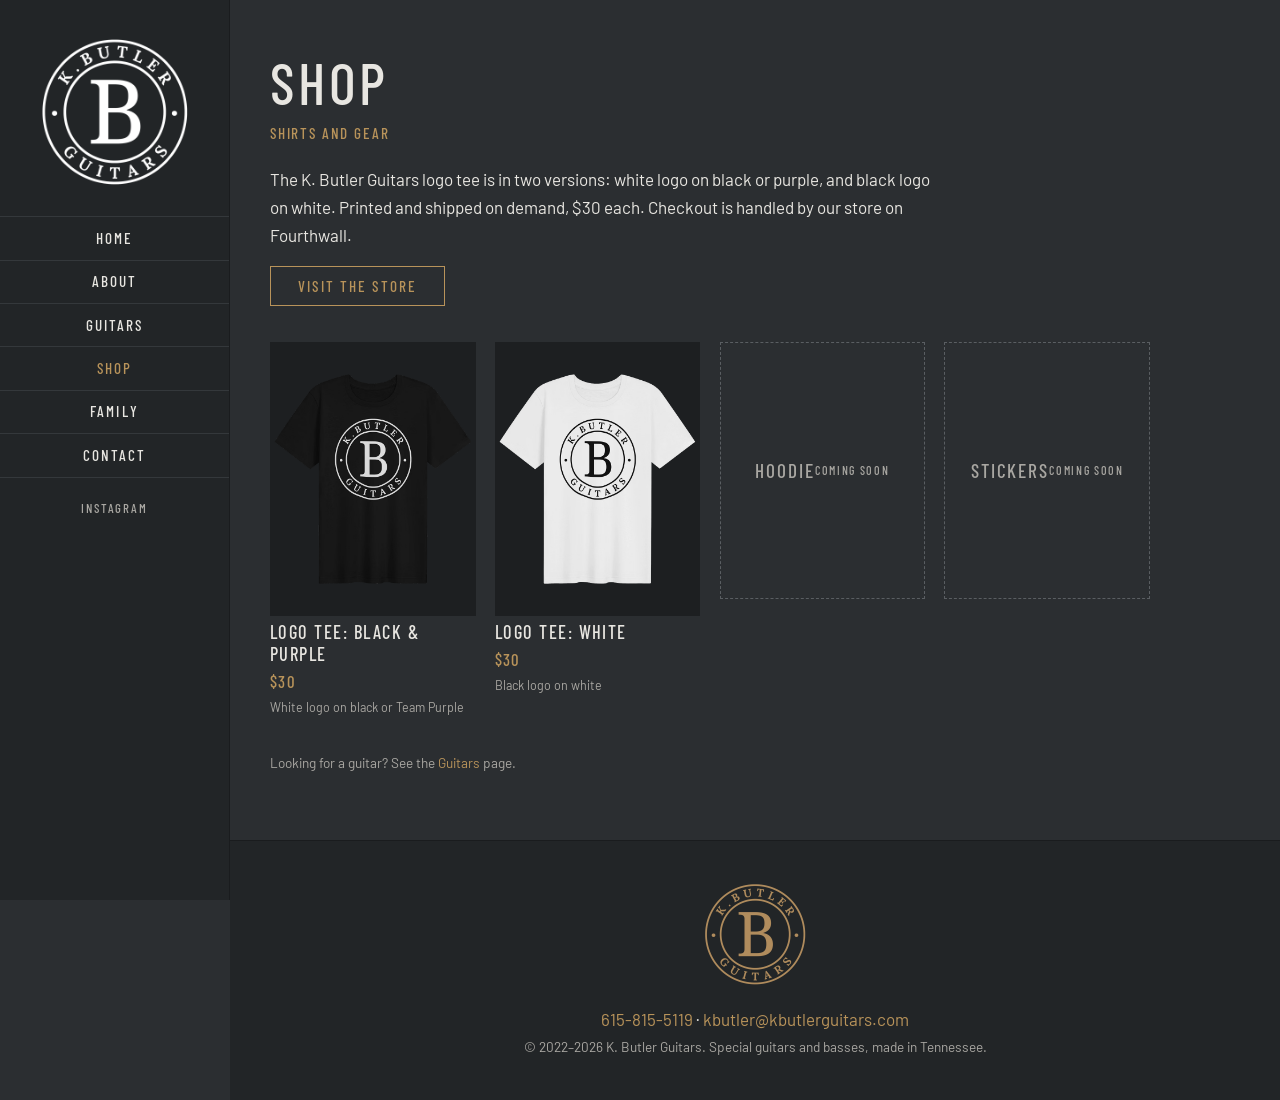
<file: shop.html>
<!doctype html>
<html lang="en">
<head>
<meta charset="utf-8">
<meta name="viewport" content="width=device-width, initial-scale=1">
<title>Shop – K. Butler Guitars</title>
<meta name="description" content="K. Butler Guitars merch: logo T-shirts in black, purple and white, printed and shipped on demand.">
<link rel="preconnect" href="https://fonts.googleapis.com">
<link rel="preconnect" href="https://fonts.gstatic.com" crossorigin>
<link href="https://fonts.googleapis.com/css2?family=Barlow+Condensed:wght@400;500;600&family=Barlow:wght@400;500&display=swap" rel="stylesheet">
<link rel="stylesheet" href="css/style.css?v=logo2">
</head>
<body class="">
<a class="skip" href="#content">Skip to content</a>
<header class="side">
  <a class="logo" href="index.html"><img src="img/k-butler-guitars-logo-white-720.png" alt="K. Butler Guitars" width="360" height="360"></a>
  <button class="menu-toggle" aria-expanded="false" aria-controls="nav">Menu</button>
  <nav id="nav" aria-label="Main"><ul><li><a href="index.html">Home</a></li><li><a href="about.html">About</a></li><li><a href="guitars.html">Guitars</a></li><li><a href="shop.html" aria-current="page">Shop</a></li><li><a href="family.html">Family</a></li><li><a href="contact.html">Contact</a></li></ul>
    <a class="ig" href="https://www.instagram.com/k.butlerguitars" target="_blank" rel="noopener" aria-label="K. Butler Guitars on Instagram">Instagram</a>
  </nav>
</header>
<main id="content">

<article class="prose">
  <h1>Shop</h1>
  <p class="tag">Shirts and gear</p>
  <p>The K. Butler Guitars logo tee is in two versions: white logo on black or purple, and black logo on white. Printed and shipped on demand, $30 each. Checkout is handled by our store on Fourthwall.</p>
  <p><a class="btn" href="https://k-butler-guitars-shop.fourthwall.com">Visit the store</a></p>
  <div class="products">
    <a class="product" href="https://k-butler-guitars-shop.fourthwall.com/products/k-butler-guitars-logo-tee-dark-black-purple">
      <img src="img/kbg-tee-dark-front.avif?v=1" alt="K. Butler Guitars Logo Tee, white logo on a black shirt (also in Team Purple)" loading="lazy">
      <span class="product-name">Logo Tee: Black &amp; Purple</span>
      <span class="product-price">$30</span>
      <span class="product-note">White logo on black or Team Purple</span>
    </a>
    <a class="product" href="https://k-butler-guitars-shop.fourthwall.com/products/k-butler-guitars-logo-tee-light-white">
      <img src="img/kbg-tee-light-front.avif?v=1" alt="K. Butler Guitars Logo Tee, black logo on a white shirt" loading="lazy">
      <span class="product-name">Logo Tee: White</span>
      <span class="product-price">$30</span>
      <span class="product-note">Black logo on white</span>
    </a>
    <div class="ph" aria-hidden="true">Hoodie<br><small>coming soon</small></div>
    <div class="ph" aria-hidden="true">Stickers<br><small>coming soon</small></div>
  </div>
  <p class="small">Looking for a guitar? See the <a href="guitars.html">Guitars</a> page.</p>
</article>

<footer class="foot">
  <img src="img/k-butler-guitars-logo-bronze-440.png" alt="" class="foot-logo">
  <p><a href="tel:+16158155119">615-815-5119</a> &middot; <a href="mailto:kbutler@kbutlerguitars.com">kbutler@kbutlerguitars.com</a></p>
  <p class="small">&copy; 2022&ndash;2026 K. Butler Guitars. Special guitars and basses, made in Tennessee.</p>
</footer>
</main>
<div class="lightbox" hidden><button class="lb-close" aria-label="Close">&times;</button><img alt=""></div>
<script src="js/site.js"></script>
</body>
</html>
</file>
<file: css/style.css>
/* K. Butler Guitars: charcoal + bronze, sidebar layout */
:root{
  --bg:#2b2e31;
  --bg-deep:#222527;
  --panel:#33373a;
  --text:#e8e6e1;
  --muted:#a9a7a2;
  --bronze:#b8935a;
  --bronze-dark:#8f6f3f;
  --side-w:230px;
  --display:"Barlow Condensed","Arial Narrow",Arial,sans-serif;
  --body:"Barlow",system-ui,-apple-system,"Segoe UI",Arial,sans-serif;
}
*{box-sizing:border-box}
html{scroll-behavior:smooth}
body{margin:0;background:var(--bg);color:var(--text);font:400 17px/1.65 var(--body)}
img{max-width:100%;height:auto;display:block}
a{color:var(--bronze);text-decoration:none}
a:hover,a:focus-visible{color:#d6b27a;text-decoration:underline}
.skip{position:absolute;left:-999px;top:0;background:var(--bronze);color:#111;padding:.5rem 1rem;z-index:100}
.skip:focus{left:0}

/* sidebar */
.side{position:fixed;inset:0 auto 0 0;width:var(--side-w);background:var(--bg-deep);border-right:1px solid #1a1c1e;display:flex;flex-direction:column;z-index:20}
.logo{display:block;padding:2rem 2.2rem 1.6rem}
.logo img{width:100%}
.side nav{flex:1}
.side ul{list-style:none;margin:0;padding:0}
.side li a{display:block;padding:.85rem 1rem;text-align:center;font:500 .95rem/1 var(--display);letter-spacing:.14em;text-transform:uppercase;color:var(--text);border-top:1px solid #34383b}
.side li:last-child a{border-bottom:1px solid #34383b}
.side li a:hover{color:var(--bronze);text-decoration:none;background:#2a2d30}
.side li a[aria-current="page"]{color:var(--bronze)}
.side .ig{display:block;text-align:center;margin:1.4rem auto 0;font:500 .8rem var(--display);letter-spacing:.14em;text-transform:uppercase;color:var(--muted)}
.menu-toggle{display:none}

main{margin-left:var(--side-w);min-height:100vh;display:flex;flex-direction:column}

/* typography */
h1,h2,h3{font-family:var(--display);font-weight:500;text-transform:uppercase;letter-spacing:.06em;line-height:1.1;margin:0 0 .6rem}
h1{font-size:clamp(2.2rem,5vw,3.6rem)}
h2{font-size:clamp(1.5rem,3vw,2.1rem)}
.tag{font:500 .95rem var(--display);letter-spacing:.12em;text-transform:uppercase;color:var(--bronze);margin:0 0 1.4rem}
.small{font-size:.85rem;color:var(--muted)}
.btn{display:inline-block;border:1px solid var(--bronze);color:var(--bronze);padding:.65rem 1.7rem;font:500 .95rem var(--display);letter-spacing:.14em;text-transform:uppercase;background:transparent;cursor:pointer}
.btn:hover,.btn:focus-visible{background:var(--bronze);color:#15171a;text-decoration:none}
.btn.alt{border-color:var(--muted);color:var(--text)}

/* home */
.hero{min-height:62vh;background-size:cover;background-position:center;display:flex;align-items:flex-end;position:relative}
.hero::after{content:"";position:absolute;inset:0;background:linear-gradient(to top,rgba(34,37,39,.88),rgba(34,37,39,0) 55%)}
.hero-text{position:relative;z-index:1;padding:2.5rem}
.band{padding:3rem 2.5rem}
.intro{display:grid;grid-template-columns:minmax(0,1.1fr) minmax(0,1fr);gap:2.5rem;align-items:center;background:var(--panel)}
.intro-photos{display:grid;grid-template-columns:1fr 1fr;gap:.6rem}
.intro-photos img:first-child{grid-column:1/-1;aspect-ratio:16/9;object-fit:cover;width:100%}
.intro-photos img{object-fit:cover;width:100%;aspect-ratio:1/1}
.tiles{display:grid;grid-template-columns:repeat(auto-fit,minmax(210px,1fr));gap:0}
.tile{position:relative;display:block;aspect-ratio:3/4;overflow:hidden;color:var(--text)}
.tile img{width:100%;height:100%;object-fit:cover;transition:transform .5s}
.tile:hover img{transform:scale(1.04)}
.tile::after{content:"";position:absolute;inset:0;background:linear-gradient(to top,rgba(20,22,24,.85),transparent 55%)}
.tile-name,.tile-sub{position:absolute;left:1rem;right:1rem;z-index:1}
.tile-name{bottom:2.1rem;font:500 1.25rem var(--display);letter-spacing:.08em;text-transform:uppercase}
.tile-sub{bottom:1rem;font-size:.78rem;color:var(--bronze);letter-spacing:.1em;text-transform:uppercase}
.cta{text-align:center;display:flex;gap:1rem;justify-content:center;flex-wrap:wrap}

/* inner pages */
.prose{padding:3.2rem 2.5rem;max-width:960px;flex:1}
.prose.wide{max-width:1100px}
.prose p{max-width:68ch}
.two-col{display:grid;grid-template-columns:minmax(0,1.5fr) minmax(0,1fr);gap:2.5rem;align-items:start}
.side-photos{display:grid;gap:1rem}
.side-photos.row{grid-template-columns:1fr 1fr;margin-top:2.5rem}
.contact-lines{font-size:1.15rem}
.guitar{padding:2.2rem 0;border-top:1px solid #3d4144;scroll-margin-top:1rem}
.guitar:first-of-type{border-top:0}
.status{font:500 1.05rem var(--display);letter-spacing:.1em;text-transform:uppercase;color:var(--bronze)}
.gallery{display:grid;grid-template-columns:repeat(auto-fill,minmax(200px,1fr));gap:.6rem;margin-top:1.1rem}
.shot{padding:0;border:0;background:#1d1f21;cursor:zoom-in;aspect-ratio:1/1;overflow:hidden}
.shot img{width:100%;height:100%;object-fit:cover;transition:transform .4s,opacity .2s}
.shot:hover img,.shot:focus-visible img{transform:scale(1.05);opacity:.92}
.form{display:grid;gap:1rem;max-width:560px;margin-top:2rem}
.form label{display:grid;gap:.35rem;font:500 .85rem var(--display);letter-spacing:.12em;text-transform:uppercase;color:var(--muted)}
.form input,.form textarea{font:400 1rem var(--body);background:var(--bg-deep);color:var(--text);border:1px solid #484c50;padding:.7rem .8rem}
.form input:focus,.form textarea:focus{outline:2px solid var(--bronze);outline-offset:1px}
.placeholder-grid{display:grid;grid-template-columns:repeat(auto-fit,minmax(170px,1fr));gap:1rem;margin:2.2rem 0}
.ph{border:1px dashed #5a5e62;aspect-ratio:4/5;display:flex;align-items:center;justify-content:center;text-align:center;font:500 1.2rem var(--display);letter-spacing:.1em;text-transform:uppercase;color:var(--muted)}
.ph small{font-size:.75rem;letter-spacing:.14em}

/* footer */
.foot{margin-top:auto;padding:2.4rem 2.5rem;text-align:center;background:var(--bg-deep);border-top:1px solid #1a1c1e}
.foot-logo{width:110px;margin:0 auto 1rem}
.foot p{margin:.2rem 0}

/* lightbox */
.lightbox{position:fixed;inset:0;background:rgba(10,11,12,.92);display:flex;align-items:center;justify-content:center;z-index:50;padding:2rem}
.lightbox[hidden]{display:none}
.lightbox img{max-height:92vh;max-width:92vw;object-fit:contain}
.lb-close{position:absolute;top:.8rem;right:1.2rem;background:none;border:0;color:var(--text);font-size:2.6rem;line-height:1;cursor:pointer}

/* small screens */
@media (max-width:860px){
  .side{position:sticky;top:0;inset:auto;width:100%;flex-direction:row;align-items:center;justify-content:space-between;padding:.6rem 1rem;border-right:0;border-bottom:1px solid #1a1c1e}
  .logo{padding:0;width:70px}
  .menu-toggle{display:block;background:none;border:1px solid var(--bronze);color:var(--bronze);font:500 .9rem var(--display);letter-spacing:.14em;text-transform:uppercase;padding:.5rem 1rem}
  .side nav{display:none;position:absolute;top:100%;left:0;right:0;background:var(--bg-deep);border-bottom:1px solid #1a1c1e;padding-bottom:1rem}
  .side nav.open{display:block}
  main{margin-left:0}
  .intro,.two-col{grid-template-columns:1fr}
  .band,.prose,.hero-text{padding-left:1.25rem;padding-right:1.25rem}
}
@media (prefers-reduced-motion:reduce){*{transition:none!important;scroll-behavior:auto!important}}

/* shop */
.products{display:grid;grid-template-columns:repeat(auto-fit,minmax(200px,1fr));gap:1.2rem;margin:2.2rem 0}
.product{display:flex;flex-direction:column;gap:.35rem;color:var(--text)}
.product img{width:100%;aspect-ratio:3/4;object-fit:cover;background:#1d1f21}
.product:hover{text-decoration:none}
.product:hover img{opacity:.92}
.product-name{font:500 1.15rem var(--display);letter-spacing:.08em;text-transform:uppercase}
.product-price{color:var(--bronze);font:500 1.05rem var(--display);letter-spacing:.08em}
.product-note{font-size:.78rem;color:var(--muted)}

/* contact form */
.hp{position:absolute;left:-9999px;width:1px;height:1px;opacity:0}
.form-status{margin:0;min-height:1.5em;font-size:.95rem}
.form-status.ok{color:var(--bronze)}
.form-status.err{color:#e08a7a}

/* Family page */
.fam-grid{display:grid;grid-template-columns:repeat(auto-fill,minmax(15rem,1fr));gap:1.25rem;margin:1.5rem 0}
.fam-card{background:var(--panel);border:1px solid rgba(255,255,255,.12);border-radius:.5rem;overflow:hidden;padding-bottom:1rem}
.fam-card .fam-pic img{display:block;width:100%;aspect-ratio:4/3;object-fit:cover}
.fam-card h3{margin:.8rem 1rem 0;font-size:1.1rem}
.fam-card h3 a{color:var(--text);text-decoration:none}
.fam-card h3 a:hover{color:var(--bronze)}
.fam-card p{margin:.5rem 1rem 0;color:var(--muted);font-size:.95rem;line-height:1.5}
.lede{color:var(--muted)}
</file>
